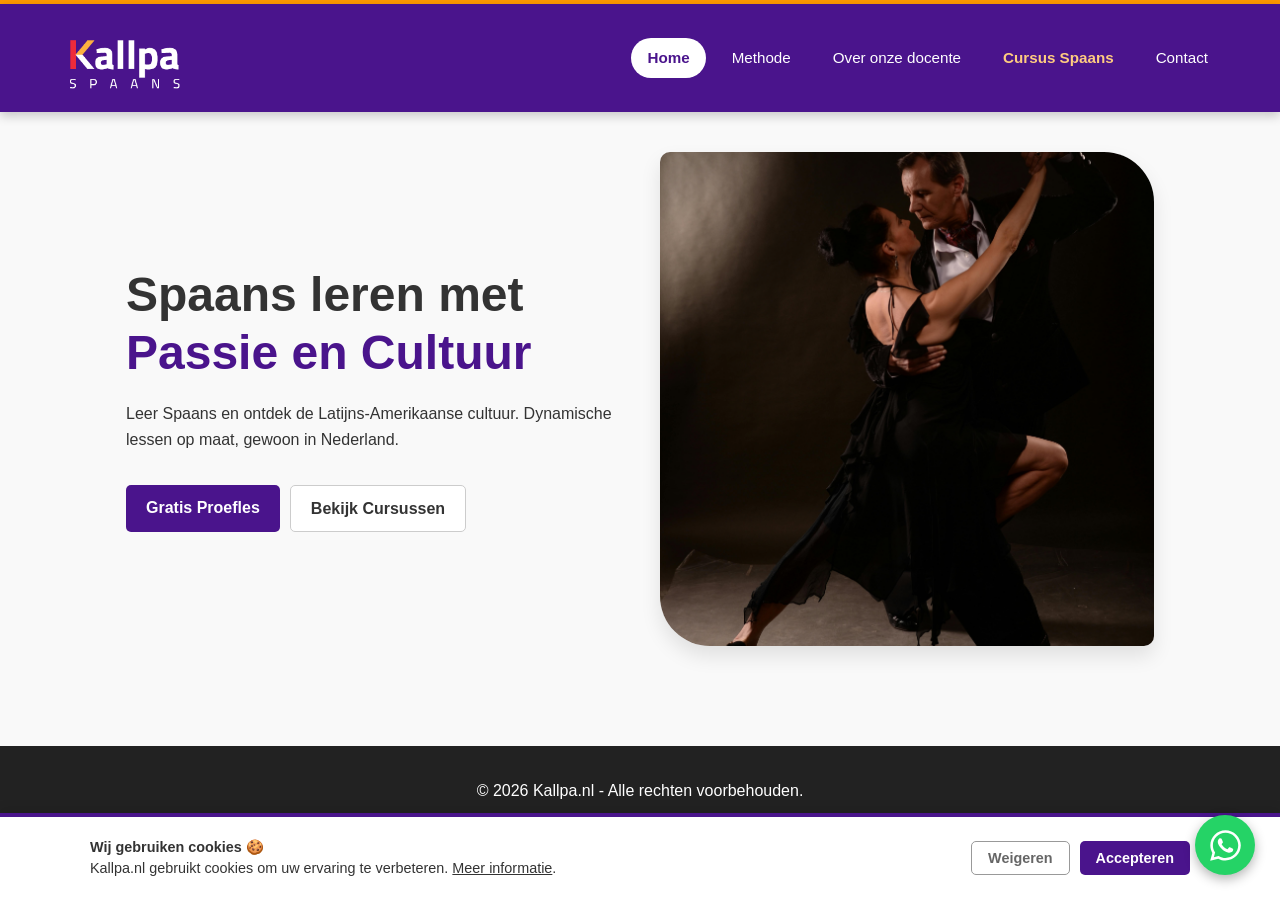
<file: index.html>
<!DOCTYPE html>
<html lang="nl">

<head>
    <meta charset="UTF-8">
    <meta name="viewport" content="width=device-width, initial-scale=1.0">
    <title>Kallpa - Spaans leren</title>
    <link rel="stylesheet" href="css/estilos.css">
</head>

<body>

    <div class="top-bar"></div>

    <nav class="navbar">
        <div class="nav-container">

            <a href="index.html" class="logo">
                <img src="img/logo.png" alt="Kallpa Logo" style="height: 75px; width: auto;">
            </a>

            <div class="nav-links">
                <a href="index.html" class="active">Home</a>
                <a href="methode.html">Methode</a>
                <a href="docente.html">Over onze docente</a>
                <a href="cursus.html" class="highlight">Cursus Spaans</a>
                <a href="contact.html">Contact</a>
            </div>
        </div>
    </nav>

    <header class="container">
        <div class="hero">
            <div class="hero-text">
                <h1>Spaans leren met <br><span>Passie en Cultuur</span></h1>
                <p>
                    Leer Spaans en ontdek de Latijns-Amerikaanse cultuur. Dynamische lessen op maat, gewoon in
                    Nederland.
                </p>
                <div class="hero-buttons">
                    <a href="inschrijven.html" class="btn btn-primary">Gratis Proefles</a>
                    <a href="cursus.html" class="btn btn-secondary">Bekijk Cursussen</a>
                </div>
            </div>
                <div class="hero-img">
                    <img src="img/hero.jpg" alt="Spaanse les">
                </div>
        </div>
    </header>

    <footer>
        <p>&copy; 2026 Kallpa.nl - Alle rechten voorbehouden.</p>
    </footer>
    <div id="cookie-banner" class="cookie-banner">
        <div class="cookie-content">
            <p>
                <strong>Wij gebruiken cookies</strong> 🍪 <br>
                Kallpa.nl gebruikt cookies om uw ervaring te verbeteren.
                <a href="privacy.html" style="text-decoration: underline;">Meer informatie</a>.
            </p>
            <div class="cookie-buttons">
                <button id="cookie-reject" class="btn-cookie btn-outline">Weigeren</button>
                <button id="cookie-accept" class="btn-cookie btn-fill">Accepteren</button>
            </div>
        </div>
    </div>

    <script>
        // Comprobar si el usuario ya aceptó antes
        if (!localStorage.getItem('kallpa_cookies_accepted')) {
            document.getElementById('cookie-banner').style.display = 'block';
        }

        // Al hacer clic en "Accepteren"
        document.getElementById('cookie-accept').addEventListener('click', function () {
            localStorage.setItem('kallpa_cookies_accepted', 'true'); // Guardamos la decisión
            document.getElementById('cookie-banner').style.display = 'none'; // Ocultamos el banner
        });

        // Al hacer clic en "Weigeren"
        document.getElementById('cookie-reject').addEventListener('click', function () {
            document.getElementById('cookie-banner').style.display = 'none'; // Solo ocultamos
        });
    </script>
    <a href="https://wa.me/31681197185?text=Hallo,%20ik%20wil%20graag%20meer%20informatie" class="whatsapp-float" target="_blank" title="Chat met ons">
    <svg xmlns="http://www.w3.org/2000/svg" viewBox="0 0 448 512">
        <path d="M380.9 97.1C339 55.1 283.2 32 223.9 32c-122.4 0-222 99.6-222 222 0 39.1 10.2 77.3 29.6 111L0 480l117.7-30.9c32.4 17.7 68.9 27 106.1 27h.1c122.3 0 224.1-99.6 224.1-222 0-59.3-25.2-115-67.1-157zm-157 341.6c-33.2 0-65.7-8.9-94-25.7l-6.7-4-69.8 18.3L72 359.2l-4.4-7c-18.5-29.4-28.2-63.3-28.2-98.2 0-101.7 82.8-184.5 184.6-184.5 49.3 0 95.6 19.2 130.4 54.1 34.8 34.9 56.2 81.2 56.1 130.5 0 101.8-84.9 184.6-186.6 184.6zm101.2-138.2c-5.5-2.8-32.8-16.2-37.9-18-5.1-1.9-8.8-2.8-12.5 2.8-3.7 5.6-14.3 18-17.6 21.8-3.2 3.7-6.5 4.2-12 1.4-32.6-16.3-54-29.1-75.5-66-5.7-9.8 5.7-9.1 16.3-30.3 1.8-3.7.9-6.9-.5-9.7-1.4-2.8-12.5-30.1-17.1-41.2-4.5-10.8-9.1-9.3-12.5-9.5-3.2-.2-6.9-.2-10.6-.2-3.7 0-9.7 1.4-14.8 6.9-5.1 5.6-19.4 19-19.4 46.3 0 27.3 19.9 53.7 22.6 57.4 2.8 3.7 39.1 59.7 94.8 83.8 35.2 15.2 49 16.5 66.6 13.9 10.7-1.6 32.8-13.4 37.4-26.4 4.6-13 4.6-24.1 3.2-26.4-1.3-2.5-5-4-10.5-6.8z"/>
    </svg>
</a>
</body>

</html>
</file>
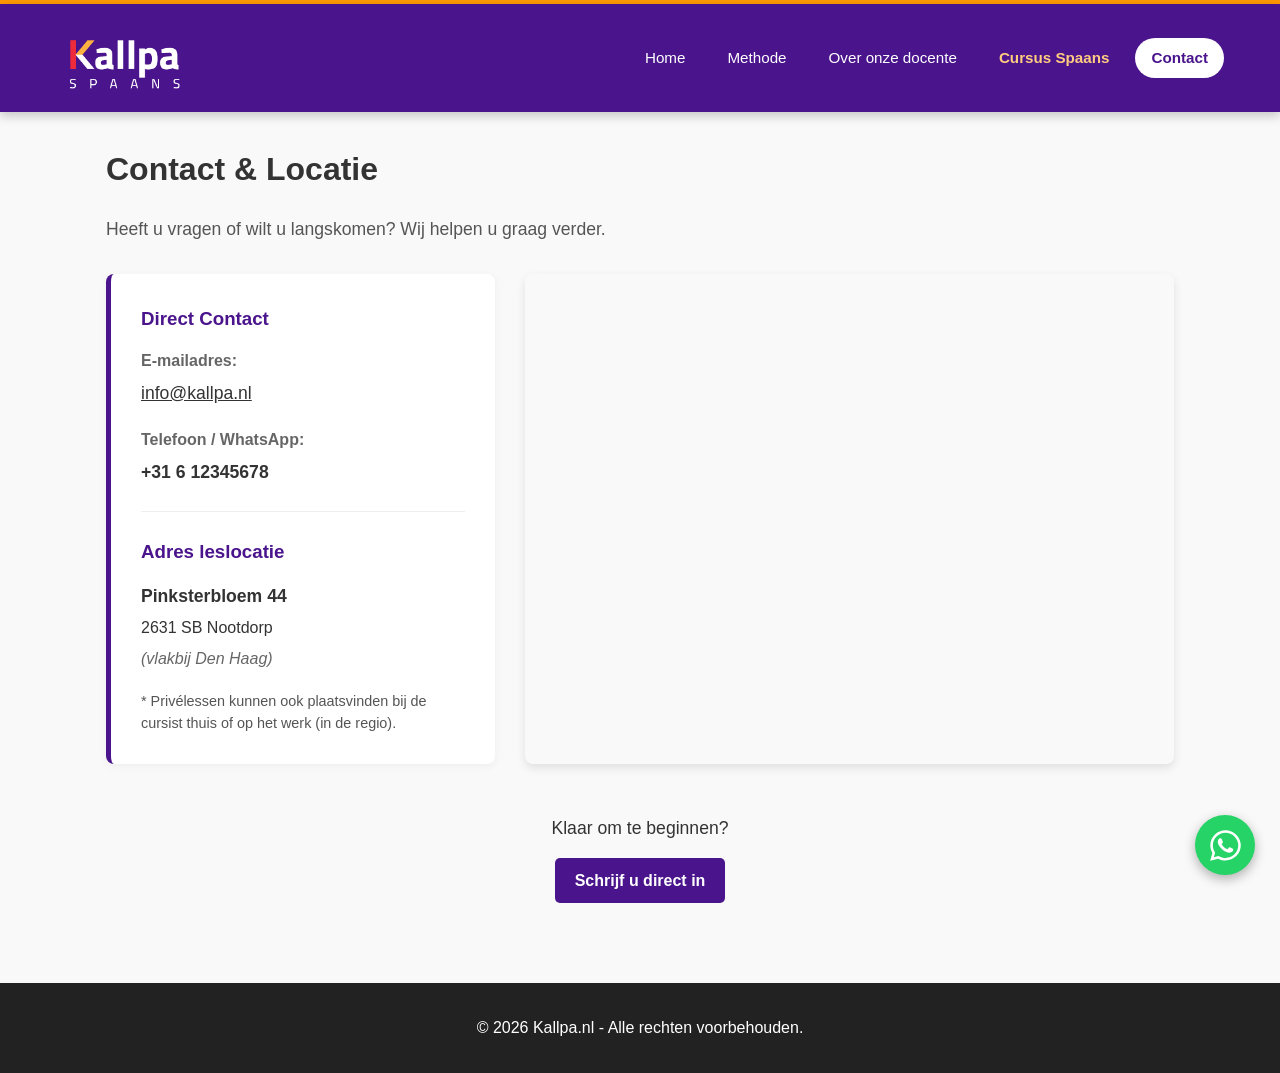
<file: contact.html>
<!DOCTYPE html>
<html lang="nl">
<head>
    <meta charset="UTF-8">
    <meta name="viewport" content="width=device-width, initial-scale=1.0">
    <title>Contact & Locatie - Kallpa</title>
    <link rel="stylesheet" href="css/estilos.css">
</head>
<body>

    <div class="top-bar"></div>

    <nav class="navbar">
        <div class="nav-container">
            <a href="index.html" class="logo">
                <img src="img/logo.png" alt="Kallpa Logo" style="height: 75px; width: auto;">
            </a>

            <div class="nav-links">
                <a href="index.html">Home</a>
                <a href="methode.html">Methode</a>
                <a href="docente.html">Over onze docente</a>
                <a href="cursus.html" class="highlight">Cursus Spaans</a>
                <a href="contact.html" class="active">Contact</a>
            </div>
        </div>
    </nav>

    <main class="container">
        <h1 style="margin-bottom: 20px;">Contact & Locatie</h1>
        
        <p style="margin-bottom: 30px; font-size: 1.1rem; color: #555;">
            Heeft u vragen of wilt u langskomen? Wij helpen u graag verder.
        </p>

        <div style="display: flex; flex-wrap: wrap; gap: 30px; margin-top: 20px;">
            
            <div style="flex: 1; min-width: 300px; background: white; padding: 30px; border-radius: 8px; box-shadow: 0 2px 10px rgba(0,0,0,0.05); border-left: 5px solid #4a148c;">
                
                <h3 style="color: #4a148c; margin-bottom: 15px;">Direct Contact</h3>
                <div style="margin-bottom: 20px;">
                    <p style="margin-bottom: 5px; font-weight: bold; color:#666;">E-mailadres:</p>
                    <a href="mailto:info@kallpa.nl" style="color: #333; text-decoration: underline; font-size: 1.1rem;">info@kallpa.nl</a>
                </div>
                <div style="margin-bottom: 20px;">
                    <p style="margin-bottom: 5px; font-weight: bold; color:#666;">Telefoon / WhatsApp:</p>
                    <a href="tel:+31612345678" style="color: #333; font-weight: bold; font-size: 1.1rem;">+31 6 12345678</a>
                </div>

                <hr style="border: 0; border-top: 1px solid #eee; margin: 25px 0;">

                <h3 style="color: #4a148c; margin-bottom: 15px;">Adres leslocatie</h3>
                <p style="font-weight: bold; font-size: 1.1rem; margin-bottom: 5px;">Pinksterbloem 44</p>
                <p style="margin-bottom: 5px;">2631 SB Nootdorp</p>
                <p style="margin-bottom: 20px; color: #666; font-style: italic;">(vlakbij Den Haag)</p>
                
                <p style="font-size: 0.9rem; color: #555; line-height: 1.5;">
                    * Privélessen kunnen ook plaatsvinden bij de cursist thuis of op het werk (in de regio).
                </p>
            </div>

            <div style="flex: 2; min-width: 300px;">
                <iframe 
                    width="100%" 
                    height="100%" 
                    style="min-height: 400px; border-radius: 8px; box-shadow: 0 4px 10px rgba(0,0,0,0.1); border:0;"
                    id="gmap_canvas" 
                    src="https://maps.google.com/maps?q=Pinksterbloem+44+2631+SB+Nootdorp&t=&z=15&ie=UTF8&iwloc=&output=embed" 
                    allowfullscreen="" 
                    loading="lazy">
                </iframe>
            </div>
        </div>

        <div style="text-align: center; margin-top: 50px;">
            <p style="margin-bottom: 15px; font-size: 1.1rem;">Klaar om te beginnen?</p>
            <a href="inschrijven.html" class="btn btn-primary">Schrijf u direct in</a>
        </div>

    </main>

    <footer>
        <p>&copy; 2026 Kallpa.nl - Alle rechten voorbehouden.</p>
    </footer>

</body>
<a href="https://wa.me/31612345678?text=Hallo%20Kallpa,%20ik%20wil%20graag%20meer%20informatie" class="whatsapp-float" target="_blank" title="Chat met ons">
    <svg xmlns="http://www.w3.org/2000/svg" viewBox="0 0 448 512">
        <path d="M380.9 97.1C339 55.1 283.2 32 223.9 32c-122.4 0-222 99.6-222 222 0 39.1 10.2 77.3 29.6 111L0 480l117.7-30.9c32.4 17.7 68.9 27 106.1 27h.1c122.3 0 224.1-99.6 224.1-222 0-59.3-25.2-115-67.1-157zm-157 341.6c-33.2 0-65.7-8.9-94-25.7l-6.7-4-69.8 18.3L72 359.2l-4.4-7c-18.5-29.4-28.2-63.3-28.2-98.2 0-101.7 82.8-184.5 184.6-184.5 49.3 0 95.6 19.2 130.4 54.1 34.8 34.9 56.2 81.2 56.1 130.5 0 101.8-84.9 184.6-186.6 184.6zm101.2-138.2c-5.5-2.8-32.8-16.2-37.9-18-5.1-1.9-8.8-2.8-12.5 2.8-3.7 5.6-14.3 18-17.6 21.8-3.2 3.7-6.5 4.2-12 1.4-32.6-16.3-54-29.1-75.5-66-5.7-9.8 5.7-9.1 16.3-30.3 1.8-3.7.9-6.9-.5-9.7-1.4-2.8-12.5-30.1-17.1-41.2-4.5-10.8-9.1-9.3-12.5-9.5-3.2-.2-6.9-.2-10.6-.2-3.7 0-9.7 1.4-14.8 6.9-5.1 5.6-19.4 19-19.4 46.3 0 27.3 19.9 53.7 22.6 57.4 2.8 3.7 39.1 59.7 94.8 83.8 35.2 15.2 49 16.5 66.6 13.9 10.7-1.6 32.8-13.4 37.4-26.4 4.6-13 4.6-24.1 3.2-26.4-1.3-2.5-5-4-10.5-6.8z"/>
    </svg>
</a>
</html>
</file>
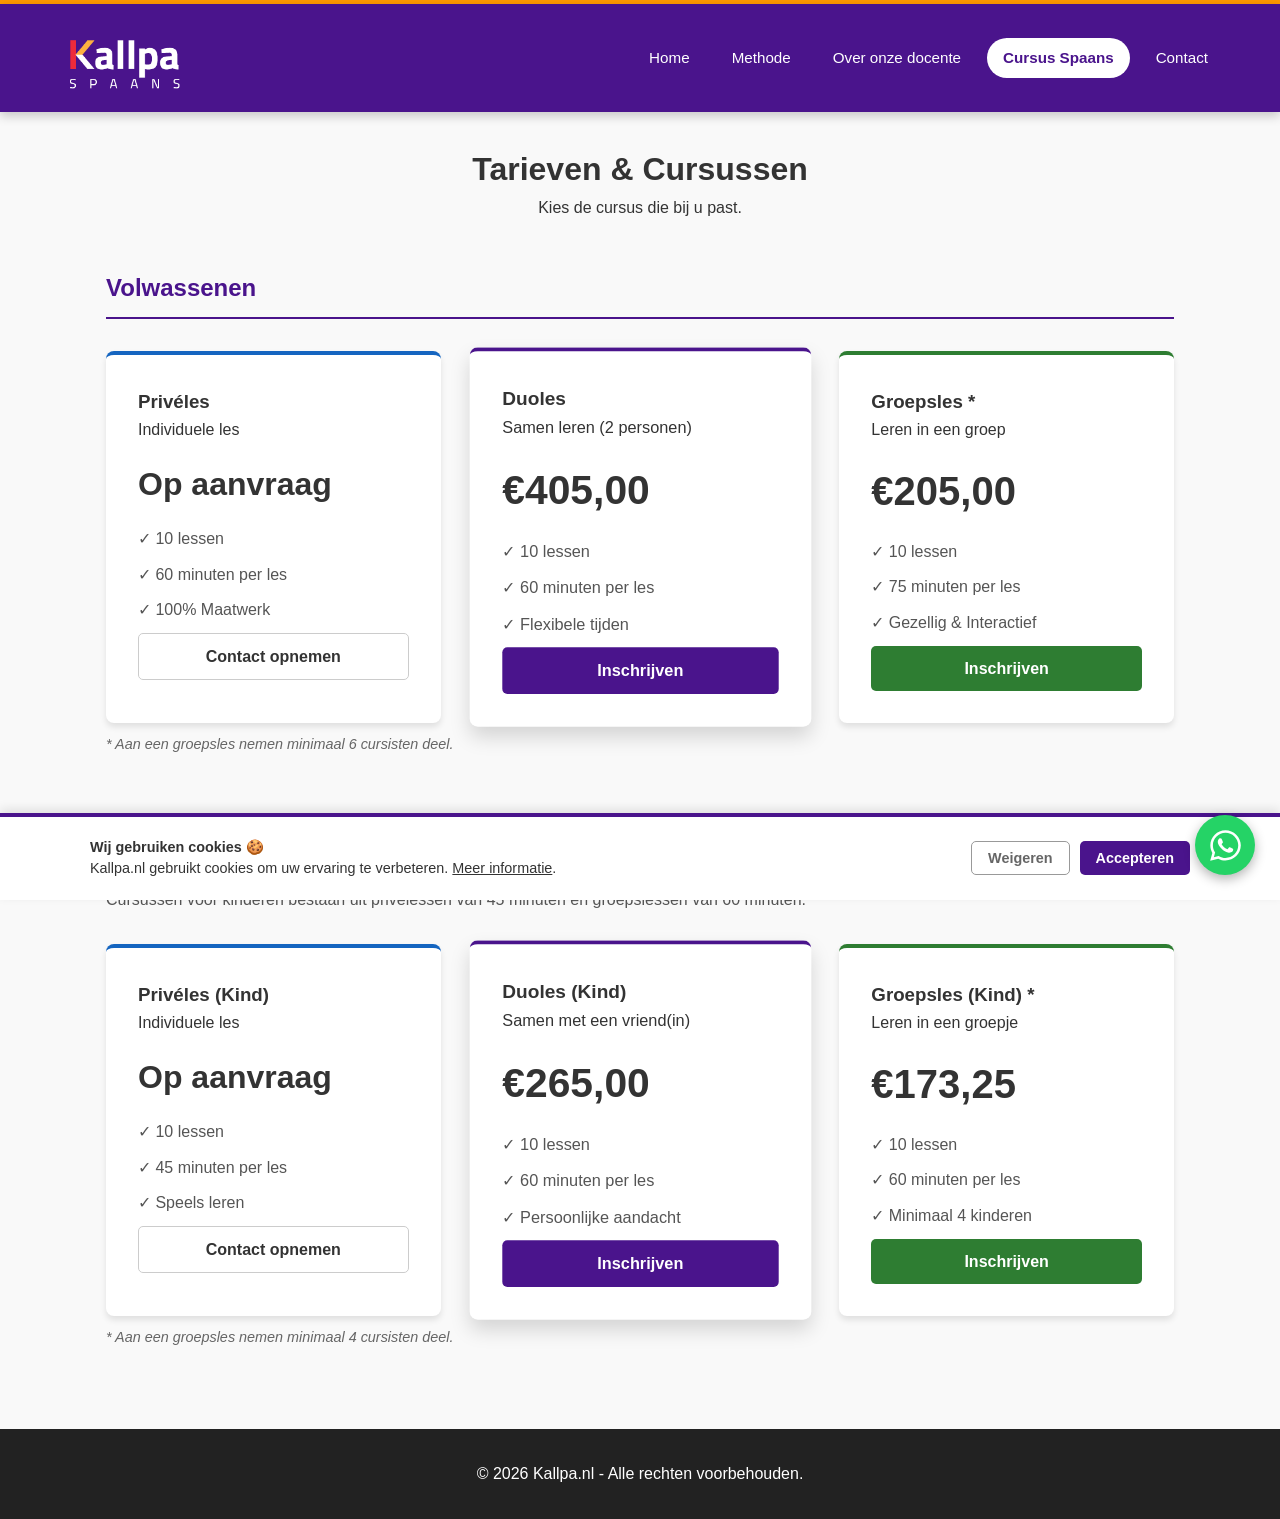
<file: cursus.html>
<!DOCTYPE html>
<html lang="nl">
<head>
    <meta charset="UTF-8">
    <meta name="viewport" content="width=device-width, initial-scale=1.0">
    <title>Cursus Spaans - Kallpa</title>
    <link rel="stylesheet" href="css/estilos.css">
</head>
<body>

    <div class="top-bar"></div>

    <nav class="navbar">
        <div class="nav-container">
             <a href="index.html" class="logo">
                <img src="img/logo.png" alt="Kallpa Logo" style="height: 75px; width: auto;">
            </a>
            <div class="nav-links">
                <a href="index.html">Home</a>
                <a href="methode.html">Methode</a>
                <a href="docente.html">Over onze docente</a>
                <a href="cursus.html" class="active">Cursus Spaans</a>
                <a href="contact.html">Contact</a>
            </div>
        </div>
    </nav>

    <main class="container">
        <div style="text-align: center; margin-bottom: 3rem;">
            <h1>Tarieven & Cursussen</h1>
            <p>Kies de cursus die bij u past.</p>
        </div>

        <h2 style="border-bottom: 2px solid #4a148c; padding-bottom: 10px; margin-bottom: 20px; color: #4a148c;">Volwassenen</h2>
        
        <div class="pricing-grid">
            <div class="card blue">
                <h3>Privéles</h3>
                <p>Individuele les</p>
                <div class="price" style="font-size: 2rem;">Op aanvraag</div>
                <ul>
                    <li>✓ 10 lessen</li>
                    <li>✓ 60 minuten per les</li>
                    <li>✓ 100% Maatwerk</li>
                </ul>
                <a href="contact.html" class="btn btn-secondary" style="width:100%; text-align:center;">Contact opnemen</a>
            </div>

            <div class="card purple">
                <h3>Duoles</h3>
                <p>Samen leren (2 personen)</p>
                <div class="price">€405,00</div>
                <ul>
                    <li>✓ 10 lessen</li>
                    <li>✓ 60 minuten per les</li>
                    <li>✓ Flexibele tijden</li>
                </ul>
                <a href="inschrijven.html" class="btn btn-primary" style="width:100%; text-align:center;">Inschrijven</a>
            </div>

            <div class="card green">
                <h3>Groepsles *</h3>
                <p>Leren in een groep</p>
                <div class="price">€205,00</div>
                <ul>
                    <li>✓ 10 lessen</li>
                    <li>✓ 75 minuten per les</li>
                    <li>✓ Gezellig & Interactief</li>
                </ul>
                <a href="inschrijven.html" class="btn btn-success">Inschrijven</a>
            </div>
        </div>
        <p style="font-size: 0.9rem; color: #666; margin-top: 10px; font-style: italic;">
            * Aan een groepsles nemen minimaal 6 cursisten deel.
        </p>


        <h2 style="border-bottom: 2px solid #d32f2f; padding-bottom: 10px; margin-top: 60px; margin-bottom: 20px; color: #d32f2f;">Kinderen</h2>
        
        <p style="margin-bottom: 30px; color: #555;">
            Cursussen voor kinderen bestaan uit privélessen van 45 minuten en groepslessen van 60 minuten.
        </p>

        <div class="pricing-grid">
            <div class="card blue">
                <h3>Privéles (Kind)</h3>
                <p>Individuele les</p>
                <div class="price" style="font-size: 2rem;">Op aanvraag</div>
                <ul>
                    <li>✓ 10 lessen</li>
                    <li>✓ 45 minuten per les</li>
                    <li>✓ Speels leren</li>
                </ul>
                <a href="contact.html" class="btn btn-secondary" style="width:100%; text-align:center;">Contact opnemen</a>
            </div>

            <div class="card purple">
                <h3>Duoles (Kind)</h3>
                <p>Samen met een vriend(in)</p>
                <div class="price">€265,00</div>
                <ul>
                    <li>✓ 10 lessen</li>
                    <li>✓ 60 minuten per les</li>
                    <li>✓ Persoonlijke aandacht</li>
                </ul>
                <a href="inschrijven.html" class="btn btn-primary" style="width:100%; text-align:center;">Inschrijven</a>
            </div>

            <div class="card green">
                <h3>Groepsles (Kind) *</h3>
                <p>Leren in een groepje</p>
                <div class="price">€173,25</div>
                <ul>
                    <li>✓ 10 lessen</li>
                    <li>✓ 60 minuten per les</li> 
                    <li>✓ Minimaal 4 kinderen</li>
                </ul>
                <a href="inschrijven.html" class="btn btn-success">Inschrijven</a>
            </div>
        </div>
        <p style="font-size: 0.9rem; color: #666; margin-top: 10px; font-style: italic;">
            * Aan een groepsles nemen minimaal 4 cursisten deel.
        </p>

    </main>

    <footer>
        <p>&copy; 2026 Kallpa.nl - Alle rechten voorbehouden.</p>
    </footer>
<div id="cookie-banner" class="cookie-banner">
    <div class="cookie-content">
        <p>
            <strong>Wij gebruiken cookies</strong> 🍪 <br>
            Kallpa.nl gebruikt cookies om uw ervaring te verbeteren. 
            <a href="privacy.html" style="text-decoration: underline;">Meer informatie</a>.
        </p>
        <div class="cookie-buttons">
            <button id="cookie-reject" class="btn-cookie btn-outline">Weigeren</button>
            <button id="cookie-accept" class="btn-cookie btn-fill">Accepteren</button>
        </div>
    </div>
</div>

<script>
    // Comprobar si el usuario ya aceptó antes
    if (!localStorage.getItem('kallpa_cookies_accepted')) {
        document.getElementById('cookie-banner').style.display = 'block';
    }

    // Al hacer clic en "Accepteren"
    document.getElementById('cookie-accept').addEventListener('click', function() {
        localStorage.setItem('kallpa_cookies_accepted', 'true'); // Guardamos la decisión
        document.getElementById('cookie-banner').style.display = 'none'; // Ocultamos el banner
    });

    // Al hacer clic en "Weigeren"
    document.getElementById('cookie-reject').addEventListener('click', function() {
        document.getElementById('cookie-banner').style.display = 'none'; // Solo ocultamos
    });
</script>
<a href="https://wa.me/31612345678?text=Hallo%20Kallpa,%20ik%20wil%20graag%20meer%20informatie" class="whatsapp-float" target="_blank" title="Chat met ons">
    <svg xmlns="http://www.w3.org/2000/svg" viewBox="0 0 448 512">
        <path d="M380.9 97.1C339 55.1 283.2 32 223.9 32c-122.4 0-222 99.6-222 222 0 39.1 10.2 77.3 29.6 111L0 480l117.7-30.9c32.4 17.7 68.9 27 106.1 27h.1c122.3 0 224.1-99.6 224.1-222 0-59.3-25.2-115-67.1-157zm-157 341.6c-33.2 0-65.7-8.9-94-25.7l-6.7-4-69.8 18.3L72 359.2l-4.4-7c-18.5-29.4-28.2-63.3-28.2-98.2 0-101.7 82.8-184.5 184.6-184.5 49.3 0 95.6 19.2 130.4 54.1 34.8 34.9 56.2 81.2 56.1 130.5 0 101.8-84.9 184.6-186.6 184.6zm101.2-138.2c-5.5-2.8-32.8-16.2-37.9-18-5.1-1.9-8.8-2.8-12.5 2.8-3.7 5.6-14.3 18-17.6 21.8-3.2 3.7-6.5 4.2-12 1.4-32.6-16.3-54-29.1-75.5-66-5.7-9.8 5.7-9.1 16.3-30.3 1.8-3.7.9-6.9-.5-9.7-1.4-2.8-12.5-30.1-17.1-41.2-4.5-10.8-9.1-9.3-12.5-9.5-3.2-.2-6.9-.2-10.6-.2-3.7 0-9.7 1.4-14.8 6.9-5.1 5.6-19.4 19-19.4 46.3 0 27.3 19.9 53.7 22.6 57.4 2.8 3.7 39.1 59.7 94.8 83.8 35.2 15.2 49 16.5 66.6 13.9 10.7-1.6 32.8-13.4 37.4-26.4 4.6-13 4.6-24.1 3.2-26.4-1.3-2.5-5-4-10.5-6.8z"/>
    </svg>
</a>
</body>
</html>
</file>
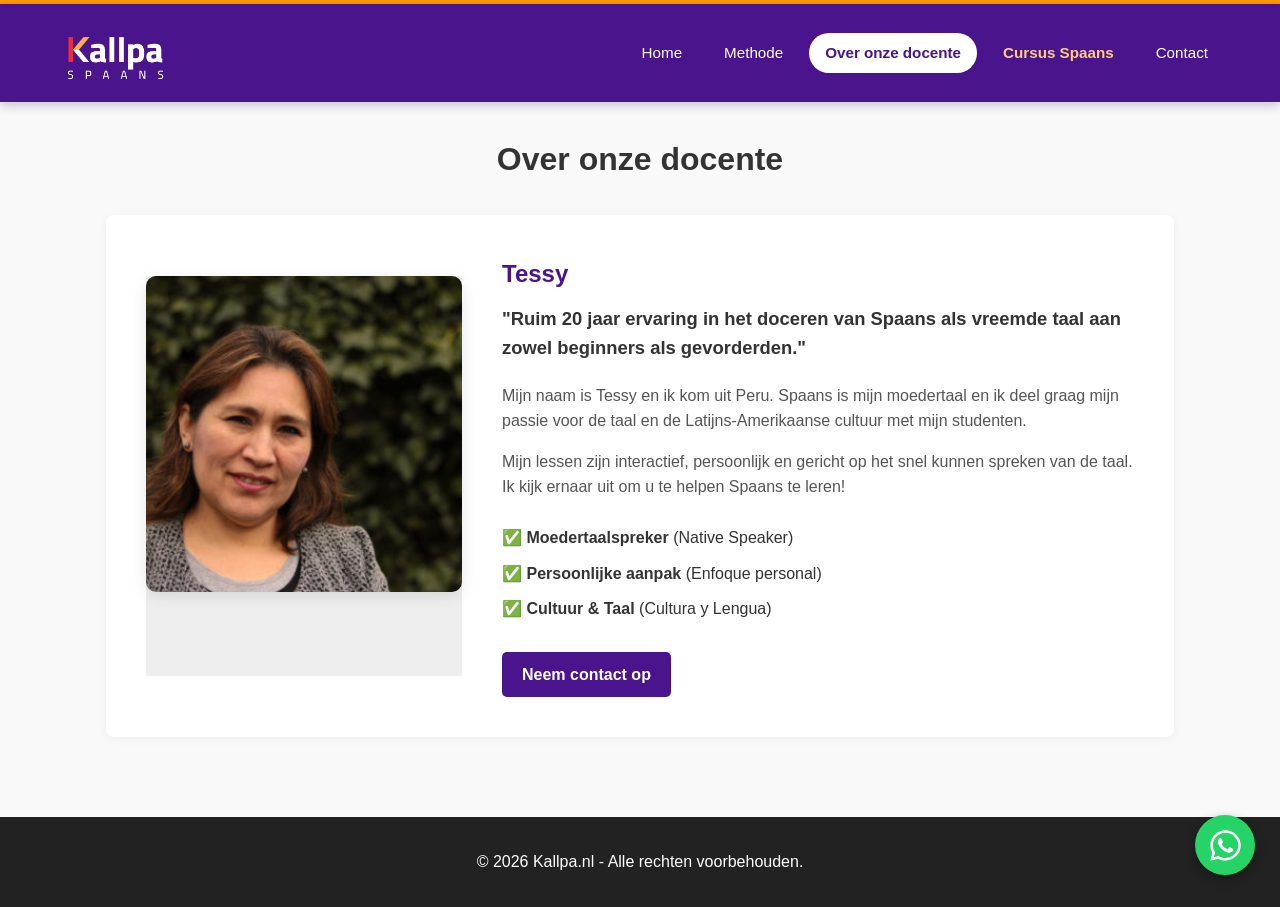
<file: docente.html>
<!DOCTYPE html>
<html lang="nl">
<head>
    <meta charset="UTF-8">
    <meta name="viewport" content="width=device-width, initial-scale=1.0">
    <title>Over onze docente - Kallpa</title>
    <link rel="stylesheet" href="css/estilos.css">
    <style>
        /* Estilos específicos para esta página (perfil) */
        .profile-container {
            display: flex;
            flex-wrap: wrap;
            gap: 40px;
            align-items: center;
            background: white;
            padding: 40px;
            border-radius: 8px;
            box-shadow: 0 2px 10px rgba(0,0,0,0.05);
        }
        .profile-img {
            flex: 1;
            min-width: 250px;
            max-width: 400px;
        }
        .profile-img img {
            width: 100%;
            border-radius: 10px;
            box-shadow: 0 4px 15px rgba(0,0,0,0.1);
        }
        .profile-text {
            flex: 2;
            min-width: 300px;
        }
        .experience-badge {
            display: inline-block;
            background-color: #e1bee7; /* Lila suave */
            color: #4a148c;
            padding: 5px 10px;
            border-radius: 4px;
            font-weight: bold;
            font-size: 0.9rem;
            margin-bottom: 15px;
        }
    </style>
</head>
<body>

    <div class="top-bar"></div>

    <nav class="navbar">
        <div class="nav-container">
            <a href="index.html" class="logo">
                <img src="img/logo.png" alt="Kallpa Logo" style="height: 65px; width: auto;">
            </a>
            <div class="nav-links">
                <a href="index.html">Home</a>
                <a href="methode.html">Methode</a>
                <a href="docente.html" class="active">Over onze docente</a>
                <a href="cursus.html" class="highlight">Cursus Spaans</a>
                <a href="contact.html">Contact</a>
            </div>
        </div>
    </nav>

    <main class="container">
        <h1 style="text-align: center; margin-bottom: 30px;">Over onze docente</h1>
        
        <div class="profile-container">
            <div class="profile-img">
                <img src="img/docente.jpg" alt="Docente Spaans">
            </div>

            <div class="profile-text">
                <h2 style="color: #4a148c; margin-bottom: 10px;">Tessy</h2>
                
                <p style="font-size: 1.15rem; font-weight: bold; color: #333; margin-bottom: 20px; line-height: 1.6;">
                    "Ruim 20 jaar ervaring in het doceren van Spaans als vreemde taal aan zowel beginners als gevorderden."
                </p>

                <p style="margin-bottom: 15px; color: #555; line-height: 1.6;">
                    Mijn naam is Tessy en ik kom uit Peru. Spaans is mijn moedertaal en ik deel graag mijn passie voor de taal en de Latijns-Amerikaanse cultuur met mijn studenten.
                    </p>

                <p style="margin-bottom: 25px; color: #555; line-height: 1.6;">
                    Mijn lessen zijn interactief, persoonlijk en gericht op het snel kunnen spreken van de taal. Ik kijk ernaar uit om u te helpen Spaans te leren!
                </p>

                <div class="specs">
                    <ul style="list-style: none; padding: 0;">
                        <li style="margin-bottom: 10px;">✅ <strong>Moedertaalspreker</strong> (Native Speaker)</li>
                        <li style="margin-bottom: 10px;">✅ <strong>Persoonlijke aanpak</strong> (Enfoque personal)</li>
                        <li style="margin-bottom: 10px;">✅ <strong>Cultuur & Taal</strong> (Cultura y Lengua)</li>
                    </ul>
                </div>

                <a href="contact.html" class="btn btn-primary" style="margin-top: 20px; display: inline-block;">
                    Neem contact op
                </a>
            </div>
        </div>
    </main>

    <footer>
        <p>&copy; 2026 Kallpa.nl - Alle rechten voorbehouden.</p>
    </footer>

    <a href="https://wa.me/31612345678?text=Hallo%20Kallpa,%20ik%20wil%20graag%20meer%20informatie" class="whatsapp-float" target="_blank" title="Chat met ons">
        <svg xmlns="http://www.w3.org/2000/svg" viewBox="0 0 448 512"><path d="M380.9 97.1C339 55.1 283.2 32 223.9 32c-122.4 0-222 99.6-222 222 0 39.1 10.2 77.3 29.6 111L0 480l117.7-30.9c32.4 17.7 68.9 27 106.1 27h.1c122.3 0 224.1-99.6 224.1-222 0-59.3-25.2-115-67.1-157zm-157 341.6c-33.2 0-65.7-8.9-94-25.7l-6.7-4-69.8 18.3L72 359.2l-4.4-7c-18.5-29.4-28.2-63.3-28.2-98.2 0-101.7 82.8-184.5 184.6-184.5 49.3 0 95.6 19.2 130.4 54.1 34.8 34.9 56.2 81.2 56.1 130.5 0 101.8-84.9 184.6-186.6 184.6zm101.2-138.2c-5.5-2.8-32.8-16.2-37.9-18-5.1-1.9-8.8-2.8-12.5 2.8-3.7 5.6-14.3 18-17.6 21.8-3.2 3.7-6.5 4.2-12 1.4-32.6-16.3-54-29.1-75.5-66-5.7-9.8 5.7-9.1 16.3-30.3 1.8-3.7.9-6.9-.5-9.7-1.4-2.8-12.5-30.1-17.1-41.2-4.5-10.8-9.1-9.3-12.5-9.5-3.2-.2-6.9-.2-10.6-.2-3.7 0-9.7 1.4-14.8 6.9-5.1 5.6-19.4 19-19.4 46.3 0 27.3 19.9 53.7 22.6 57.4 2.8 3.7 39.1 59.7 94.8 83.8 35.2 15.2 49 16.5 66.6 13.9 10.7-1.6 32.8-13.4 37.4-26.4 4.6-13 4.6-24.1 3.2-26.4-1.3-2.5-5-4-10.5-6.8z"/></svg>
    </a>

</body>
</html>
</file>
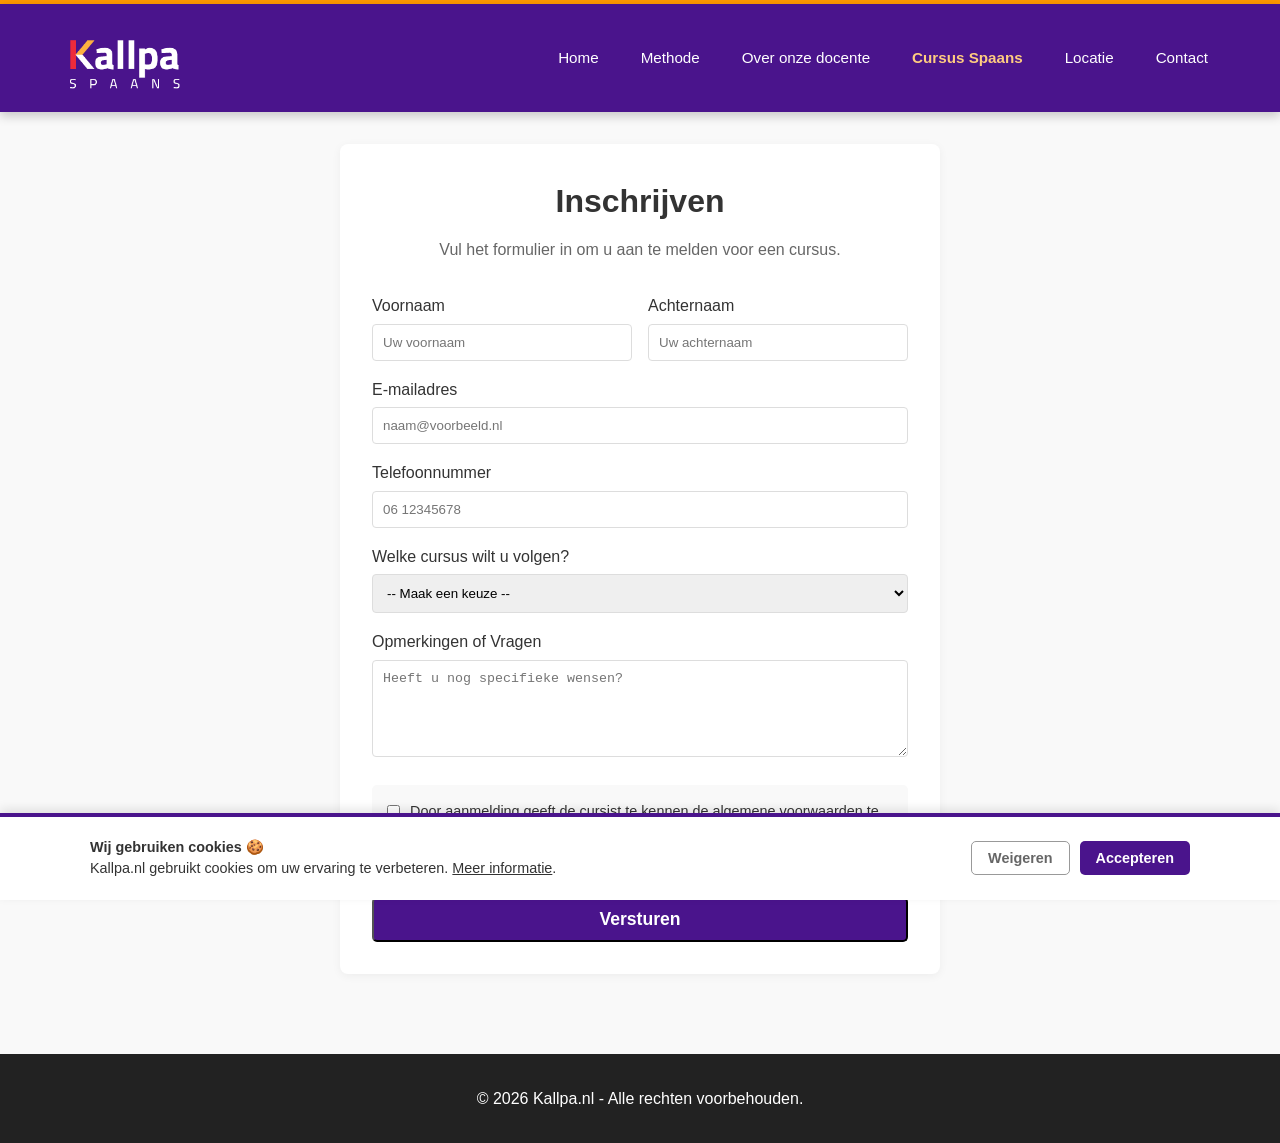
<file: inschrijven.html>
<!DOCTYPE html>
<html lang="nl">
<head>
    <meta charset="UTF-8">
    <meta name="viewport" content="width=device-width, initial-scale=1.0">
    <title>Inschrijven - Kallpa</title>
    <link rel="stylesheet" href="css/estilos.css">
</head>
<body>

    <div class="top-bar"></div>

    <nav class="navbar">
        <div class="nav-container">
            <a href="index.html" class="logo">
                <img src="img/logo.png" alt="Kallpa Logo" style="height: 75px; width: auto;">
            </a>
            <div class="nav-links">
                <a href="index.html">Home</a>
                <a href="methode.html">Methode</a>
                <a href="docente.html">Over onze docente</a>
                <a href="cursus.html" class="highlight">Cursus Spaans</a>
                <a href="locatie.html">Locatie</a>
                <a href="contact.html">Contact</a>
            </div>
        </div>
    </nav>

    <main class="container">
        <div class="form-box">
            <h1 style="text-align: center; margin-bottom: 10px;">Inschrijven</h1>
            <p style="text-align: center; margin-bottom: 30px; color: #666;">
                Vul het formulier in om u aan te melden voor een cursus.
            </p>
            
            <form action="#" method="post">
                
                <div class="form-row">
                    <div class="form-group">
                        <label>Voornaam</label>
                        <input type="text" name="voornaam" placeholder="Uw voornaam" required>
                    </div>
                    <div class="form-group">
                        <label>Achternaam</label>
                        <input type="text" name="achternaam" placeholder="Uw achternaam" required>
                    </div>
                </div>

                <div class="form-group">
                    <label>E-mailadres</label>
                    <input type="email" name="email" placeholder="naam@voorbeeld.nl" required>
                </div>

                <div class="form-group">
                    <label>Telefoonnummer</label>
                    <input type="tel" name="telefoon" placeholder="06 12345678">
                </div>

                <div class="form-group">
                    <label>Welke cursus wilt u volgen?</label>
                    <select name="cursus">
                        <option value="">-- Maak een keuze --</option>
                        <optgroup label="Volwassenen (Adultos)">
                            <option value="groepsles_volw">Groepsles</option>
                            <option value="duoles_volw">Duoles</option>
                            <option value="priveles_volw">Privéles</option>
                        </optgroup>
                        <optgroup label="Kinderen (Niños)">
                            <option value="groepsles_kind">Groepsles Kind</option>
                            <option value="duoles_kind">Duoles Kind</option>
                            <option value="priveles_kind">Privéles Kind</option>
                        </optgroup>
                    </select>
                </div>

                <div class="form-group">
                    <label>Opmerkingen of Vragen</label>
                    <textarea name="opmerkingen" rows="5" placeholder="Heeft u nog specifieke wensen?"></textarea>
                </div>

                <div class="form-group" style="display: flex; align-items: flex-start; gap: 10px; margin-top: 20px; background-color: #f9f9f9; padding: 15px; border-radius: 5px;">
                    <input type="checkbox" id="voorwaarden" name="voorwaarden" required style="width: auto; margin-top: 5px; cursor: pointer;">
                    
                    <label for="voorwaarden" style="font-size: 0.9rem; color: #333; cursor: pointer; margin-bottom: 0;">
                        Door aanmelding geeft de cursist te kennen de algemene voorwaarden te accepteren.
                    </label>
                </div>

                <button type="submit" class="btn btn-primary" style="width: 100%; font-size: 1.1rem; margin-top: 20px;">
                    Versturen
                </button>
            </form>
        </div>
    </main>

    <footer>
        <p>&copy; 2026 Kallpa.nl - Alle rechten voorbehouden.</p>
    </footer>
<div id="cookie-banner" class="cookie-banner">
    <div class="cookie-content">
        <p>
            <strong>Wij gebruiken cookies</strong> 🍪 <br>
            Kallpa.nl gebruikt cookies om uw ervaring te verbeteren. 
            <a href="privacy.html" style="text-decoration: underline;">Meer informatie</a>.
        </p>
        <div class="cookie-buttons">
            <button id="cookie-reject" class="btn-cookie btn-outline">Weigeren</button>
            <button id="cookie-accept" class="btn-cookie btn-fill">Accepteren</button>
        </div>
    </div>
</div>

<script>
    // Comprobar si el usuario ya aceptó antes
    if (!localStorage.getItem('kallpa_cookies_accepted')) {
        document.getElementById('cookie-banner').style.display = 'block';
    }

    // Al hacer clic en "Accepteren"
    document.getElementById('cookie-accept').addEventListener('click', function() {
        localStorage.setItem('kallpa_cookies_accepted', 'true'); // Guardamos la decisión
        document.getElementById('cookie-banner').style.display = 'none'; // Ocultamos el banner
    });

    // Al hacer clic en "Weigeren"
    document.getElementById('cookie-reject').addEventListener('click', function() {
        document.getElementById('cookie-banner').style.display = 'none'; // Solo ocultamos
    });
</script>
</body>
</html>
</file>
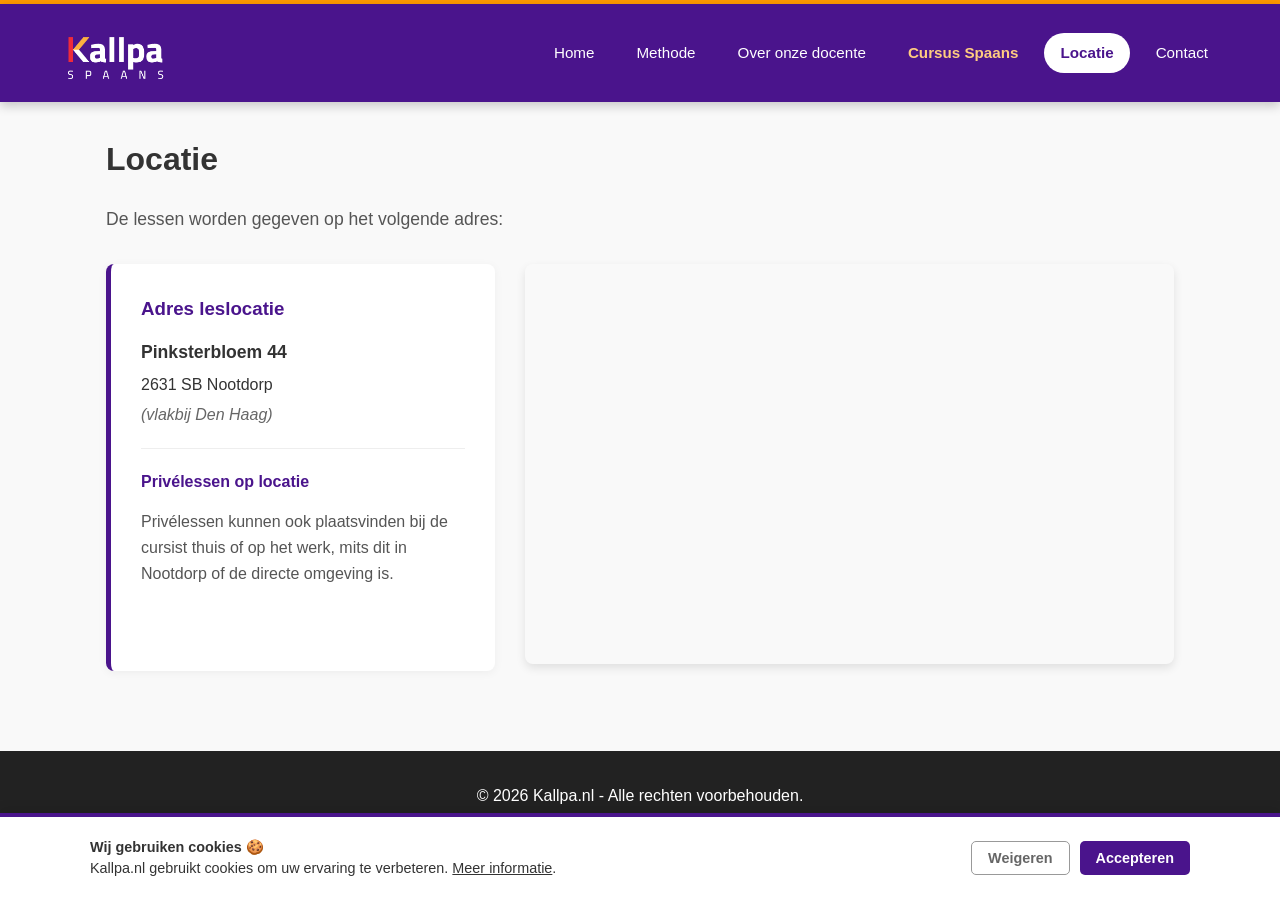
<file: locatie.html>
<!DOCTYPE html>
<html lang="nl">
<head>
    <meta charset="UTF-8">
    <meta name="viewport" content="width=device-width, initial-scale=1.0">
    <title>Locatie - Kallpa</title>
    <link rel="stylesheet" href="css/estilos.css">
</head>
<body>

    <div class="top-bar"></div>

    <nav class="navbar">
        <div class="nav-container">
             <a href="index.html" class="logo">
                <img src="img/logo.png" alt="Kallpa Logo" style="height: 65px; width: auto;">
            </a>
            <div class="nav-links">
                <a href="index.html">Home</a>
                <a href="methode.html">Methode</a>
                <a href="docente.html">Over onze docente</a>
                <a href="cursus.html" class="highlight">Cursus Spaans</a>
                <a href="locatie.html"class="active">Locatie </a>
                <a href="contact.html">Contact</a>
            </div>
        </div>
    </nav>

    <main class="container">
        <h1 style="margin-bottom: 20px;">Locatie</h1>
        
        <p style="margin-bottom: 30px; font-size: 1.1rem; color: #555;">
            De lessen worden gegeven op het volgende adres:
            </p>

        <div style="display: flex; flex-wrap: wrap; gap: 30px; margin-top: 20px;">
            
            <div style="flex: 1; min-width: 300px; background: white; padding: 30px; border-radius: 8px; box-shadow: 0 2px 10px rgba(0,0,0,0.05); border-left: 5px solid #4a148c;">
                <h3 style="color: #4a148c; margin-bottom: 15px;">Adres leslocatie</h3>
                
                <p style="font-weight: bold; font-size: 1.1rem; margin-bottom: 5px;">Pinksterbloem 44</p>
                <p style="margin-bottom: 5px;">2631 SB Nootdorp</p>
                <p style="margin-bottom: 20px; color: #666; font-style: italic;">(vlakbij Den Haag)</p>

                <hr style="border: 0; border-top: 1px solid #eee; margin: 20px 0;">

                <h3 style="color: #4a148c; margin-bottom: 15px; font-size: 1rem;">Privélessen op locatie</h3>
                <p style="color: #555; line-height: 1.6;">
                    Privélessen kunnen ook plaatsvinden bij de cursist thuis of op het werk, mits dit in Nootdorp of de directe omgeving is.
                </p>
            </div>

            <div style="flex: 2; min-width: 300px;">
                <iframe 
                    width="100%" 
                    height="400" 
                    id="gmap_canvas" 
                    src="https://maps.google.com/maps?q=Pinksterbloem+44+2631+SB+Nootdorp&t=&z=15&ie=UTF8&iwloc=&output=embed" 
                    frameborder="0" 
                    scrolling="no" 
                    marginheight="0" 
                    marginwidth="0"
                    style="border-radius: 8px; box-shadow: 0 4px 10px rgba(0,0,0,0.1);">
                </iframe>
            </div>
        </div>

    </main>

    <footer>
        <p>&copy; 2026 Kallpa.nl - Alle rechten voorbehouden.</p>
    </footer>
<div id="cookie-banner" class="cookie-banner">
    <div class="cookie-content">
        <p>
            <strong>Wij gebruiken cookies</strong> 🍪 <br>
            Kallpa.nl gebruikt cookies om uw ervaring te verbeteren. 
            <a href="privacy.html" style="text-decoration: underline;">Meer informatie</a>.
        </p>
        <div class="cookie-buttons">
            <button id="cookie-reject" class="btn-cookie btn-outline">Weigeren</button>
            <button id="cookie-accept" class="btn-cookie btn-fill">Accepteren</button>
        </div>
    </div>
</div>

<script>
    // Comprobar si el usuario ya aceptó antes
    if (!localStorage.getItem('kallpa_cookies_accepted')) {
        document.getElementById('cookie-banner').style.display = 'block';
    }

    // Al hacer clic en "Accepteren"
    document.getElementById('cookie-accept').addEventListener('click', function() {
        localStorage.setItem('kallpa_cookies_accepted', 'true'); // Guardamos la decisión
        document.getElementById('cookie-banner').style.display = 'none'; // Ocultamos el banner
    });

    // Al hacer clic en "Weigeren"
    document.getElementById('cookie-reject').addEventListener('click', function() {
        document.getElementById('cookie-banner').style.display = 'none'; // Solo ocultamos
    });
</script>
</body>
</html>
</file>
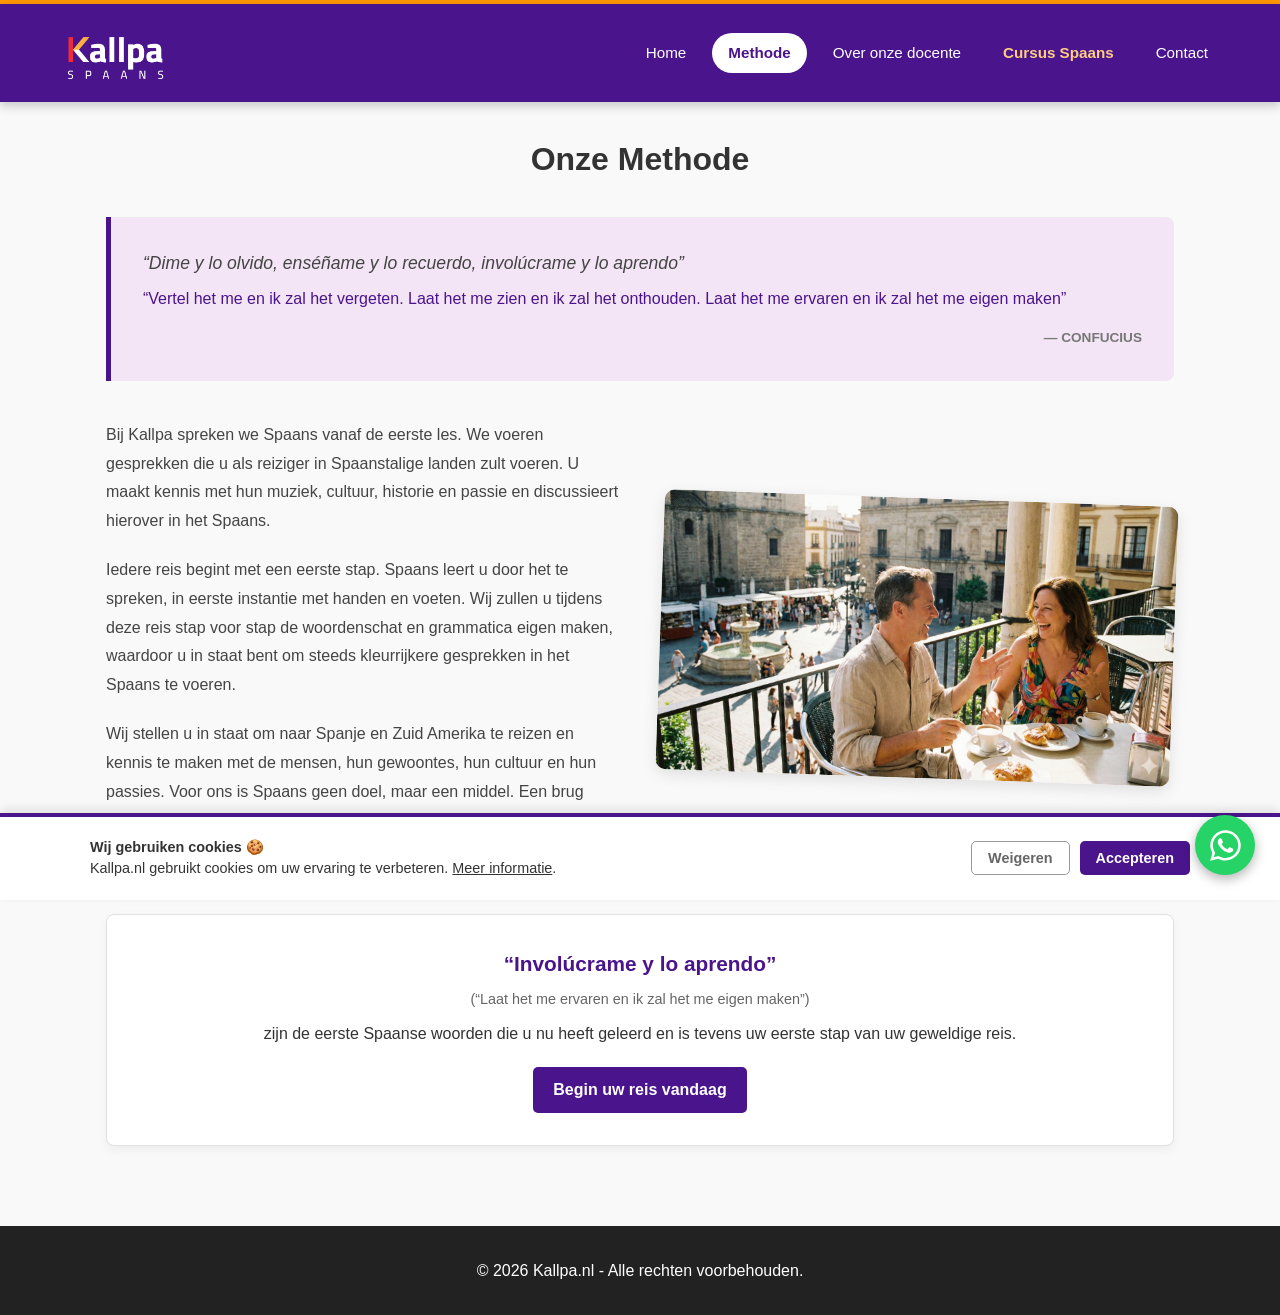
<file: methode.html>
<!DOCTYPE html>
<html lang="nl">
<head>
    <meta charset="UTF-8">
    <meta name="viewport" content="width=device-width, initial-scale=1.0">
    <title>Methode - Kallpa</title>
    <link rel="stylesheet" href="css/estilos.css">
</head>
<body>

    <div class="top-bar"></div>

    <nav class="navbar">
        <div class="nav-container">
            <a href="index.html" class="logo">
                <img src="img/logo.png" alt="Kallpa Logo" style="height: 65px; width: auto;">
            </a>
            <div class="nav-links">
                <a href="index.html">Home</a>
                <a href="methode.html" class="active">Methode</a>
                <a href="docente.html">Over onze docente</a>
                <a href="cursus.html" class="highlight">Cursus Spaans</a>
                <a href="contact.html">Contact</a>
            </div>
        </div>
    </nav>

    <main class="container">
        <h1 style="text-align: center; margin-bottom: 30px;">Onze Methode</h1>

        <div class="quote-box" style="margin-bottom: 40px;">
            <p class="quote-text-es">“Dime y lo olvido, enséñame y lo recuerdo, involúcrame y lo aprendo”</p>
            <p class="quote-text-nl">
                “Vertel het me en ik zal het vergeten. Laat het me zien en ik zal het onthouden.
                Laat het me ervaren en ik zal het me eigen maken”
            </p>
            <p class="quote-author">— Confucius</p>
        </div>

        <div class="content-split">
            
            <div class="text-side" style="line-height: 1.8; color: #444;">
                <p style="margin-bottom: 20px;">
                    Bij Kallpa spreken we Spaans vanaf de eerste les. We voeren gesprekken die u als reiziger in
                    Spaanstalige landen zult voeren. U maakt kennis met hun muziek, cultuur, historie en passie en
                    discussieert hierover in het Spaans.
                </p>

                <p style="margin-bottom: 20px;">
                    Iedere reis begint met een eerste stap. Spaans leert u door het te spreken, in eerste instantie met
                    handen en voeten. Wij zullen u tijdens deze reis stap voor stap de woordenschat en grammatica eigen
                    maken, waardoor u in staat bent om steeds kleurrijkere gesprekken in het Spaans te voeren.
                </p>

                <p>
                    Wij stellen u in staat om naar Spanje en Zuid Amerika te reizen en kennis te maken met de mensen, hun
                    gewoontes, hun cultuur en hun passies. Voor ons is Spaans geen doel, maar een middel. Een brug naar
                    andere landen, nieuwe ervaringen, vriendschappen en perspectieven.
                </p>
            </div>

            <div class="image-side">
                <img src="img/charla.png" alt="Spaans spreken in de praktijk">
            </div>

        </div>

        <div class="highlight-box" style="margin-top: 50px;">
            <p class="highlight-title">“Involúcrame y lo aprendo”</p>
            <p style="font-size: 0.9rem; color: #666; margin-bottom: 10px;">
                (“Laat het me ervaren en ik zal het me eigen maken”)
            </p>
            <p style="margin-bottom: 20px;">
                zijn de eerste Spaanse woorden die u nu heeft geleerd en is tevens uw eerste stap van uw geweldige reis.
            </p>

            <a href="inschrijven.html" class="btn btn-primary">Begin uw reis vandaag</a>
        </div>

    </main>

    <footer>
        <p>&copy; 2026 Kallpa.nl - Alle rechten voorbehouden.</p>
    </footer>

    <div id="cookie-banner" class="cookie-banner">
        <div class="cookie-content">
            <p><strong>Wij gebruiken cookies</strong> 🍪 <br> Kallpa.nl gebruikt cookies om uw ervaring te verbeteren. <a href="privacy.html" style="text-decoration: underline;">Meer informatie</a>.</p>
            <div class="cookie-buttons"><button id="cookie-reject" class="btn-cookie btn-outline">Weigeren</button><button id="cookie-accept" class="btn-cookie btn-fill">Accepteren</button></div>
        </div>
    </div>
    <script>
        if (!localStorage.getItem('kallpa_cookies_accepted')) document.getElementById('cookie-banner').style.display = 'block';
        document.getElementById('cookie-accept').addEventListener('click', function () { localStorage.setItem('kallpa_cookies_accepted', 'true'); document.getElementById('cookie-banner').style.display = 'none'; });
        document.getElementById('cookie-reject').addEventListener('click', function () { document.getElementById('cookie-banner').style.display = 'none'; });
    </script>
    <a href="https://wa.me/31612345678?text=Hallo%20Kallpa,%20ik%20wil%20graag%20meer%20informatie" class="whatsapp-float" target="_blank"><svg xmlns="http://www.w3.org/2000/svg" viewBox="0 0 448 512"><path d="M380.9 97.1C339 55.1 283.2 32 223.9 32c-122.4 0-222 99.6-222 222 0 39.1 10.2 77.3 29.6 111L0 480l117.7-30.9c32.4 17.7 68.9 27 106.1 27h.1c122.3 0 224.1-99.6 224.1-222 0-59.3-25.2-115-67.1-157zm-157 341.6c-33.2 0-65.7-8.9-94-25.7l-6.7-4-69.8 18.3L72 359.2l-4.4-7c-18.5-29.4-28.2-63.3-28.2-98.2 0-101.7 82.8-184.5 184.6-184.5 49.3 0 95.6 19.2 130.4 54.1 34.8 34.9 56.2 81.2 56.1 130.5 0 101.8-84.9 184.6-186.6 184.6zm101.2-138.2c-5.5-2.8-32.8-16.2-37.9-18-5.1-1.9-8.8-2.8-12.5 2.8-3.7 5.6-14.3 18-17.6 21.8-3.2 3.7-6.5 4.2-12 1.4-32.6-16.3-54-29.1-75.5-66-5.7-9.8 5.7-9.1 16.3-30.3 1.8-3.7.9-6.9-.5-9.7-1.4-2.8-12.5-30.1-17.1-41.2-4.5-10.8-9.1-9.3-12.5-9.5-3.2-.2-6.9-.2-10.6-.2-3.7 0-9.7 1.4-14.8 6.9-5.1 5.6-19.4 19-19.4 46.3 0 27.3 19.9 53.7 22.6 57.4 2.8 3.7 39.1 59.7 94.8 83.8 35.2 15.2 49 16.5 66.6 13.9 10.7-1.6 32.8-13.4 37.4-26.4 4.6-13 4.6-24.1 3.2-26.4-1.3-2.5-5-4-10.5-6.8z"/></svg></a>

</body>
</html>
</file>
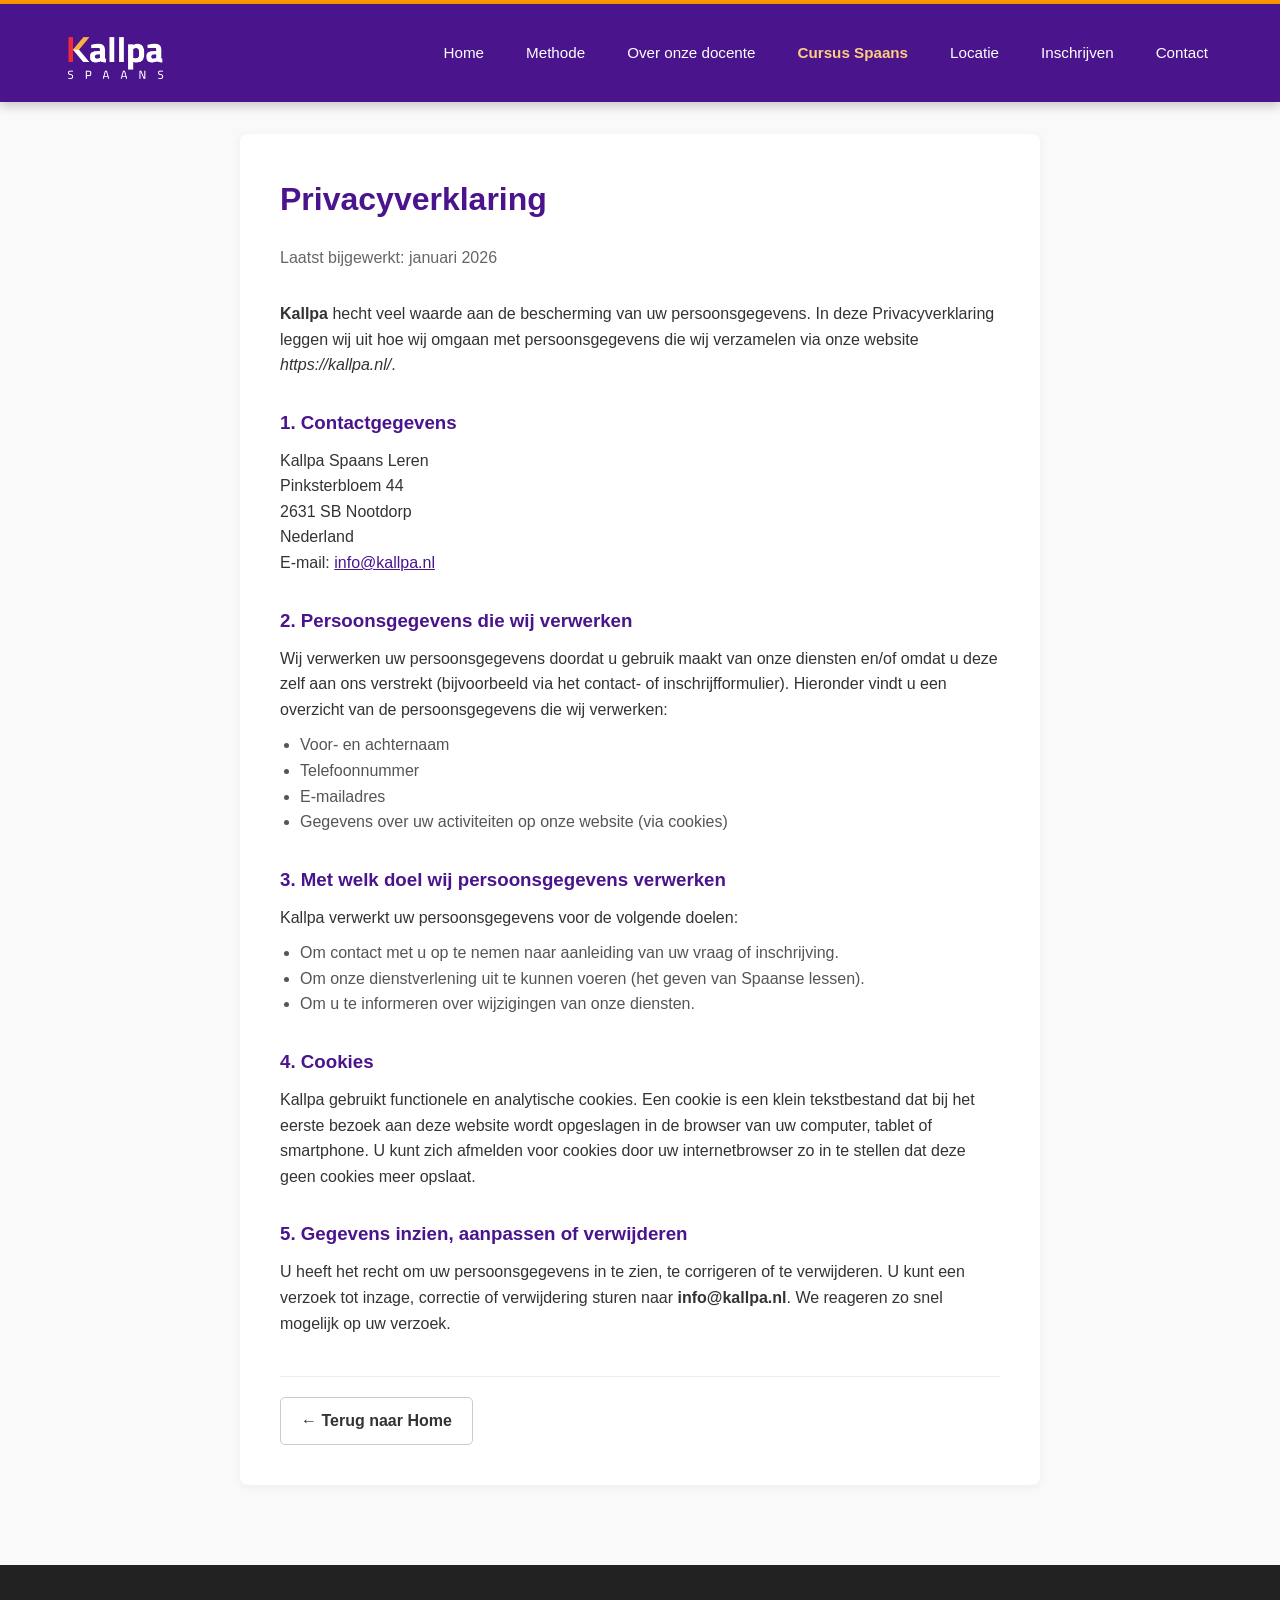
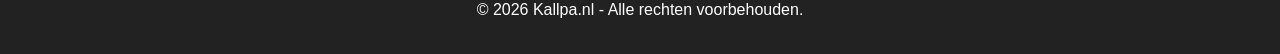
<file: privacy.html>
<!DOCTYPE html>
<html lang="nl">
<head>
    <meta charset="UTF-8">
    <meta name="viewport" content="width=device-width, initial-scale=1.0">
    <title>Privacyverklaring - Kallpa</title>
    <link rel="stylesheet" href="css/estilos.css">
</head>
<body>

    <div class="top-bar"></div>

    <nav class="navbar">
        <div class="nav-container">
            <a href="index.html" class="logo">
                <img src="img/logo.png" alt="Kallpa Logo" style="height: 65px; width: auto;">
            </a>

            <div class="nav-links">
                <a href="index.html">Home</a>
                <a href="methode.html">Methode</a>
                <a href="docente.html">Over onze docente</a>
                <a href="cursus.html" class="highlight">Cursus Spaans</a>
                <a href="locatie.html">Locatie</a>
                <a href="inschrijven.html">Inschrijven</a>
                <a href="contact.html">Contact</a>
            </div>
        </div>
    </nav>

    <main class="container">
        <div style="max-width: 800px; margin: 0 auto; background: white; padding: 40px; border-radius: 8px; box-shadow: 0 2px 10px rgba(0,0,0,0.05);">
            
            <h1 style="color: #4a148c; margin-bottom: 20px;">Privacyverklaring</h1>
            <p style="color: #666; margin-bottom: 30px;">
                Laatst bijgewerkt: januari 2026
            </p>

            <section style="margin-bottom: 30px;">
                <p>
                    <strong>Kallpa</strong> hecht veel waarde aan de bescherming van uw persoonsgegevens. In deze Privacyverklaring leggen wij uit hoe wij omgaan met persoonsgegevens die wij verzamelen via onze website <em>https://kallpa.nl/</em>.
                </p>
            </section>

            <section style="margin-bottom: 30px;">
                <h3 style="color: #4a148c; margin-bottom: 10px;">1. Contactgegevens</h3>
                <p>Kallpa Spaans Leren <br>
                Pinksterbloem 44 <br>
                2631 SB Nootdorp <br>
                Nederland <br>
                E-mail: <a href="mailto:info@kallpa.nl" style="color: #4a148c; text-decoration: underline;">info@kallpa.nl</a></p>
            </section>

            <section style="margin-bottom: 30px;">
                <h3 style="color: #4a148c; margin-bottom: 10px;">2. Persoonsgegevens die wij verwerken</h3>
                <p>Wij verwerken uw persoonsgegevens doordat u gebruik maakt van onze diensten en/of omdat u deze zelf aan ons verstrekt (bijvoorbeeld via het contact- of inschrijfformulier). Hieronder vindt u een overzicht van de persoonsgegevens die wij verwerken:</p>
                <ul style="list-style: disc; margin-left: 20px; color: #555; margin-top: 10px;">
                    <li>Voor- en achternaam</li>
                    <li>Telefoonnummer</li>
                    <li>E-mailadres</li>
                    <li>Gegevens over uw activiteiten op onze website (via cookies)</li>
                </ul>
            </section>

            <section style="margin-bottom: 30px;">
                <h3 style="color: #4a148c; margin-bottom: 10px;">3. Met welk doel wij persoonsgegevens verwerken</h3>
                <p>Kallpa verwerkt uw persoonsgegevens voor de volgende doelen:</p>
                <ul style="list-style: disc; margin-left: 20px; color: #555; margin-top: 10px;">
                    <li>Om contact met u op te nemen naar aanleiding van uw vraag of inschrijving.</li>
                    <li>Om onze dienstverlening uit te kunnen voeren (het geven van Spaanse lessen).</li>
                    <li>Om u te informeren over wijzigingen van onze diensten.</li>
                </ul>
            </section>

            <section style="margin-bottom: 30px;">
                <h3 style="color: #4a148c; margin-bottom: 10px;">4. Cookies</h3>
                <p>Kallpa gebruikt functionele en analytische cookies. Een cookie is een klein tekstbestand dat bij het eerste bezoek aan deze website wordt opgeslagen in de browser van uw computer, tablet of smartphone. U kunt zich afmelden voor cookies door uw internetbrowser zo in te stellen dat deze geen cookies meer opslaat.</p>
            </section>

            <section style="margin-bottom: 30px;">
                <h3 style="color: #4a148c; margin-bottom: 10px;">5. Gegevens inzien, aanpassen of verwijderen</h3>
                <p>U heeft het recht om uw persoonsgegevens in te zien, te corrigeren of te verwijderen. U kunt een verzoek tot inzage, correctie of verwijdering sturen naar <strong>info@kallpa.nl</strong>. We reageren zo snel mogelijk op uw verzoek.</p>
            </section>

            <div style="border-top: 1px solid #eee; padding-top: 20px; margin-top: 40px;">
                <a href="index.html" class="btn btn-secondary" style="display: inline-block;">← Terug naar Home</a>
            </div>

        </div>
    </main>

    <footer>
        <p>&copy; 2026 Kallpa.nl - Alle rechten voorbehouden.</p>
    </footer>

</body>
</html>
</file>
<file: css/estilos.css>
/* css/estilos.css */

/* --- RESET BÁSICO --- */
* { box-sizing: border-box; margin: 0; padding: 0; }
body { font-family: 'Segoe UI', Tahoma, Geneva, Verdana, sans-serif; background-color: #f9f9f9; color: #333; line-height: 1.6; }
a { text-decoration: none; color: inherit; }
ul { list-style: none; }

/* --- BARRA SUPERIOR Y NAVEGACIÓN --- */
.top-bar { background-color: #ff9800; height: 4px; width: 100%; }

.navbar { 
    background-color: #4a148c; /* FONDO MORADO OSCURO */
    box-shadow: 0 4px 10px rgba(0,0,0,0.2); 
    position: sticky; 
    top: 0; 
    z-index: 100; 
}

.nav-container { 
    max-width: 1200px; 
    margin: 0 auto; 
    padding: 0.8rem 1rem; /* Un poco menos de padding vertical para que no sea enorme */
    display: flex; 
    justify-content: space-between; 
    align-items: center; 
}

/* Enlaces del menú */
.nav-links { 
    display: flex; 
    gap: 10px; 
    align-items: center;
}

.nav-links a { 
    font-size: 0.95rem; 
    font-weight: 500; 
    color: white; /* LETRAS BLANCAS */
    transition: all 0.3s ease; 
    padding: 8px 16px; 
    border-radius: 20px; 
}

/* Efecto al pasar el mouse */
.nav-links a:hover { 
    background-color: rgba(255, 255, 255, 0.15); /* Fondo blanco semitransparente */
    color: white; 
}

/* El botón de la página actual (ACTIVO) */
.nav-links a.active { 
    background-color: white; /* Pastilla Blanca */
    color: #4a148c;          /* Texto Morado */
    font-weight: bold; 
}

/* El botón destacado (Cursus Spaans) */
.nav-links a.highlight { 
    color: #ffcc80; /* Naranja claro para que se lea bien sobre morado */
    font-weight: bold;
}

/* Si el destacado está activo */
.nav-links a.highlight.active {
    background-color: #ffcc80;
    color: #4a148c;
}

/* --- SECCIONES COMUNES --- */
.container { max-width: 1100px; margin: 0 auto; padding: 2rem 1rem; }
.btn { display: inline-block; padding: 10px 20px; border-radius: 5px; font-weight: bold; cursor: pointer; transition: background 0.3s; }
.btn-primary { background-color: #4a148c; color: white; }
.btn-primary:hover { background-color: #6a1b9a; }
.btn-secondary { background-color: white; border: 1px solid #ccc; color: #333; }
.btn-secondary:hover { background-color: #eee; }
.btn-success { background-color: #2e7d32; color: white; width: 100%; text-align: center; }

/* --- HERO (PORTADA) --- */
.hero {
    display: flex;
    align-items: center; /* Alinea texto e imagen al centro verticalmente */
    justify-content: space-between;
    gap: 40px; /* Espacio entre el texto y la foto */
    
    /* AQUÍ ESTÁ EL TRUCO PARA EL ESPACIO */
    /* Reduce el padding de arriba y abajo */
    padding: 30px 20px; /* 30px arriba/abajo, 20px lados */
    
    /* Opcional: Si sientes que la pantalla es muy alta, ajusta la altura mínima */
    min-height: auto; /* Dejarlo en auto evita que fuerce espacios vacíos */
}
.hero-text { flex: 1; }
.hero-text h1 {
    font-size: 3rem;
    line-height: 1.2;
    color: #333;
    margin-bottom: 20px;
    
    /* NUEVO: Quitamos el margen superior para que suba */
    margin-top: 0; 
}
.hero-text span { color: #4a148c; }
.hero-buttons { margin-top: 2rem; display: flex; gap: 10px; }
/* BUSCA ESTA PARTE EN TU CSS Y REEMPLÁZALA */

.hero-img {
    flex: 1;
    /* NUEVO: Fuerza una forma cuadrada perfecta */
    aspect-ratio: 1 / 1;
    /* Opcional: Limita el ancho máximo para que no se vea enorme en pantallas gigantes */
    max-width: 550px; 
    /* Centra la imagen si sobra espacio a los lados */
    margin: 0 auto;
    display: flex;
    justify-content: center;
    align-items: center;
}

.hero-img img {
    width: 100%;
    height: 100%;
    /* Asegura que la imagen llene el cuadrado sin deformarse */
    object-fit: cover; 
    /* Tus bordes redondeados originales */
    border-radius: 10px 50px 10px 50px; 
    box-shadow: 0 10px 20px rgba(0,0,0,0.1);
}

/* --- TARJETAS DE PRECIOS (CURSUS) --- */
.pricing-grid { display: grid; grid-template-columns: repeat(auto-fit, minmax(300px, 1fr)); gap: 2rem; margin-top: 2rem; }
.card { background: white; border-radius: 8px; box-shadow: 0 4px 6px rgba(0,0,0,0.1); overflow: hidden; border-top: 4px solid #ccc; padding: 2rem; display: flex; flex-direction: column; }
.card.green { border-color: #2e7d32; }
.card.purple { border-color: #4a148c; transform: scale(1.02); box-shadow: 0 10px 20px rgba(0,0,0,0.15); } /* Destacado */
.card.blue { border-color: #1565c0; }
.price { font-size: 2.5rem; font-weight: bold; margin: 1rem 0; color: #333; }
.card ul li { margin-bottom: 10px; color: #555; }

/* --- PERFIL (DOCENTE) --- */
.profile-container {
    display: flex;
    background: white;
    border-radius: 10px;
    overflow: hidden;
    box-shadow: 0 4px 10px rgba(0,0,0,0.05);
}

.profile-img {
    width: 40%;
    background-color: #eee;
    /* Asegura que el contenedor tenga una altura */
    min-height: 400px; 
}

.profile-img img {
    width: 100%;
    height: 100%;
    object-fit: cover; /* Esto ya lo tenías */
    
    /* --- ¡ESTA ES LA LÍNEA NUEVA! --- */
    object-position: top center; 
    /* Esto alinea la parte superior de la foto con el borde superior del marco */
}

/* --- FORMULARIOS --- */
.form-box { max-width: 600px; margin: 0 auto; background: white; padding: 2rem; border-radius: 8px; box-shadow: 0 2px 10px rgba(0,0,0,0.05); }
.form-group { margin-bottom: 1rem; }
.form-group label { display: block; margin-bottom: 5px; font-weight: 500; }
.form-group input, .form-group select, .form-group textarea { width: 100%; padding: 10px; border: 1px solid #ddd; border-radius: 4px; }
.form-row { display: flex; gap: 1rem; }
.form-row .form-group { flex: 1; }

/* --- FOOTER --- */
footer { background-color: #222; color: white; text-align: center; padding: 2rem; margin-top: 3rem; }

/* RESPONSIVE */
@media (max-width: 768px) {
    .nav-links { display: none; } /* En móvil simplificado para este ejemplo */
    .hero, .profile-container { flex-direction: column; }
    .profile-img, .profile-info { width: 100%; }
}
/* Estilos para la página Methode */
.quote-box {
    background-color: #f3e5f5; /* Fondo morado muy suave */
    border-left: 5px solid #4a148c; /* Borde lateral morado */
    padding: 2rem;
    margin: 2rem 0;
    border-radius: 0 8px 8px 0;
}

.quote-text-es {
    font-style: italic;
    font-size: 1.1rem;
    color: #444;
    margin-bottom: 0.5rem;
}

.quote-text-nl {
    color: #4a148c;
    font-weight: 500;
}

.quote-author {
    text-align: right;
    font-weight: bold;
    text-transform: uppercase;
    font-size: 0.85rem;
    color: #777;
    margin-top: 1rem;
}

.highlight-box {
    background-color: white;
    border: 1px solid #e0e0e0;
    border-radius: 8px;
    padding: 2rem;
    margin-top: 2rem;
    text-align: center;
    box-shadow: 0 4px 10px rgba(0,0,0,0.05);
}

.highlight-title {
    color: #4a148c;
    font-size: 1.3rem;
    font-weight: bold;
    margin-bottom: 0.5rem;
}
.profile-img img {
    width: 100%;
    height: 100%;
    object-fit: cover;       /* Rellena el espacio */
    object-position: top center; /* <--- ESTO ES LO QUE ARREGLA EL CORTE DE LA FRENTE */
}
.profile-info {
    width: 60%;       /* Ocupa el resto del ancho */
    padding: 3rem;    /* ESTO ES LA CLAVE: da espacio alrededor del texto */
    display: flex;
    flex-direction: column;
    justify-content: center; /* Centra el texto verticalmente */
}

/* Ajuste para celulares (para que no se vea apretado en pantallas chicas) */
@media (max-width: 768px) {
    .profile-info {
        width: 100%;
        padding: 2rem;
    }
}
/* --- AVISO DE COOKIES --- */
.cookie-banner {
    display: none; /* Oculto por defecto, el JS lo activa si es necesario */
    position: fixed;
    bottom: 0;
    left: 0;
    width: 100%;
    background-color: white; /* Fondo blanco limpio */
    box-shadow: 0 -4px 10px rgba(0,0,0,0.1); /* Sombra suave hacia arriba */
    z-index: 1000; /* Para que esté siempre encima de todo */
    padding: 20px;
    font-size: 0.9rem;
    border-top: 4px solid #4a148c; /* Línea morada decorativa */
}

.cookie-content {
    max-width: 1100px;
    margin: 0 auto;
    display: flex;
    justify-content: space-between;
    align-items: center;
    gap: 20px;
}

.cookie-content p {
    margin: 0;
    color: #333;
    line-height: 1.5;
    flex: 1; /* El texto ocupa el espacio disponible */
}

.cookie-buttons {
    display: flex;
    gap: 10px;
}

/* Botones pequeños específicos para el banner */
.btn-cookie {
    padding: 8px 16px;
    border-radius: 5px;
    font-weight: bold;
    cursor: pointer;
    font-size: 0.9rem;
    transition: all 0.3s ease;
}

.btn-fill {
    background-color: #4a148c;
    color: white;
    border: none;
}
.btn-fill:hover {
    background-color: #2c0b55;
}

.btn-outline {
    background-color: transparent;
    border: 1px solid #999;
    color: #666;
}
.btn-outline:hover {
    border-color: #333;
    color: #333;
    background-color: #f5f5f5;
}

/* En móviles: poner los botones debajo del texto */
@media (max-width: 768px) {
    .cookie-content {
        flex-direction: column;
        align-items: flex-start;
    }
    .cookie-buttons {
        width: 100%;
        justify-content: flex-end;
    }
    .hero {
        flex-direction: column; /* Pone el texto arriba y la foto abajo */
        padding-top: 40px; /* Un poco más de aire en móvil */
        text-align: center;
    }
}
header.container {
    margin-top: 0;
    padding-top: 20px; /* Un pequeño respiro solamente */
}
/* --- BOTÓN FLOTANTE DE WHATSAPP --- */
.whatsapp-float {
    position: fixed;
    bottom: 25px;
    right: 25px;
    width: 60px;
    height: 60px;
    background-color: #25d366;
    color: white;
    border-radius: 50%;
    display: flex;
    align-items: center;
    justify-content: center;
    box-shadow: 0 4px 12px rgba(0,0,0,0.3);
    z-index: 2000; /* Para que flote encima de todo (incluso del aviso de cookies) */
    transition: all 0.3s ease;
    text-decoration: none; /* Quitar subrayado del enlace */
}

.whatsapp-float:hover {
    background-color: #20b858;
    transform: scale(1.1); /* Efecto de crecimiento al pasar el mouse */
    box-shadow: 0 6px 16px rgba(0,0,0,0.4);
}

/* Icono SVG dentro del botón */
.whatsapp-float svg {
    width: 35px;
    height: 35px;
    fill: white;
}
/* --- DISEÑO TEXTO + FOTO (MÉTODO) --- */
.content-split {
    display: flex;
    align-items: center; /* Centra verticalmente */
    gap: 40px;
    margin-top: 30px;
}

.content-split .text-side {
    flex: 1; /* El texto ocupa el espacio disponible */
}

.content-split .image-side {
    flex: 1; /* La imagen ocupa el mismo espacio */
    min-width: 300px;
}

.content-split .image-side img {
    width: 100%;
    border-radius: 10px;
    box-shadow: 0 5px 15px rgba(0,0,0,0.1);
    /* Un pequeño giro para que se vea estilo "foto polaroid" informal */
    transform: rotate(2deg); 
    transition: transform 0.3s;
}

.content-split .image-side img:hover {
    transform: rotate(0deg) scale(1.02); /* Se endereza al pasar el mouse */
}

/* En móviles, poner uno debajo del otro */
@media (max-width: 768px) {
    .content-split {
        flex-direction: column-reverse; /* Foto arriba, texto abajo (o quita -reverse para al revés) */
    }
}
/* --- HERO SECTION (PORTADA) --- */

.hero {
    display: flex;
    align-items: center;
    justify-content: space-between;
    gap: 40px;
    /* CAMBIO 1: Reducimos el padding vertical de 30px a 20px */
    padding: 20px; 
    /* Asegura que la altura no fuerce el scroll */
    min-height: auto;
}

/* ... otras reglas ... */

.hero-img {
    flex: 1;
    aspect-ratio: 1 / 1;
    /* CAMBIO 2: Reducimos el ancho máximo de 550px a 500px.
       Al ser cuadrada, esto también reducirá su altura automáticamente. */
    max-width: 500px;
    margin: 0 auto;
    display: flex;
    justify-content: center;
    align-items: center;
}
</file>
